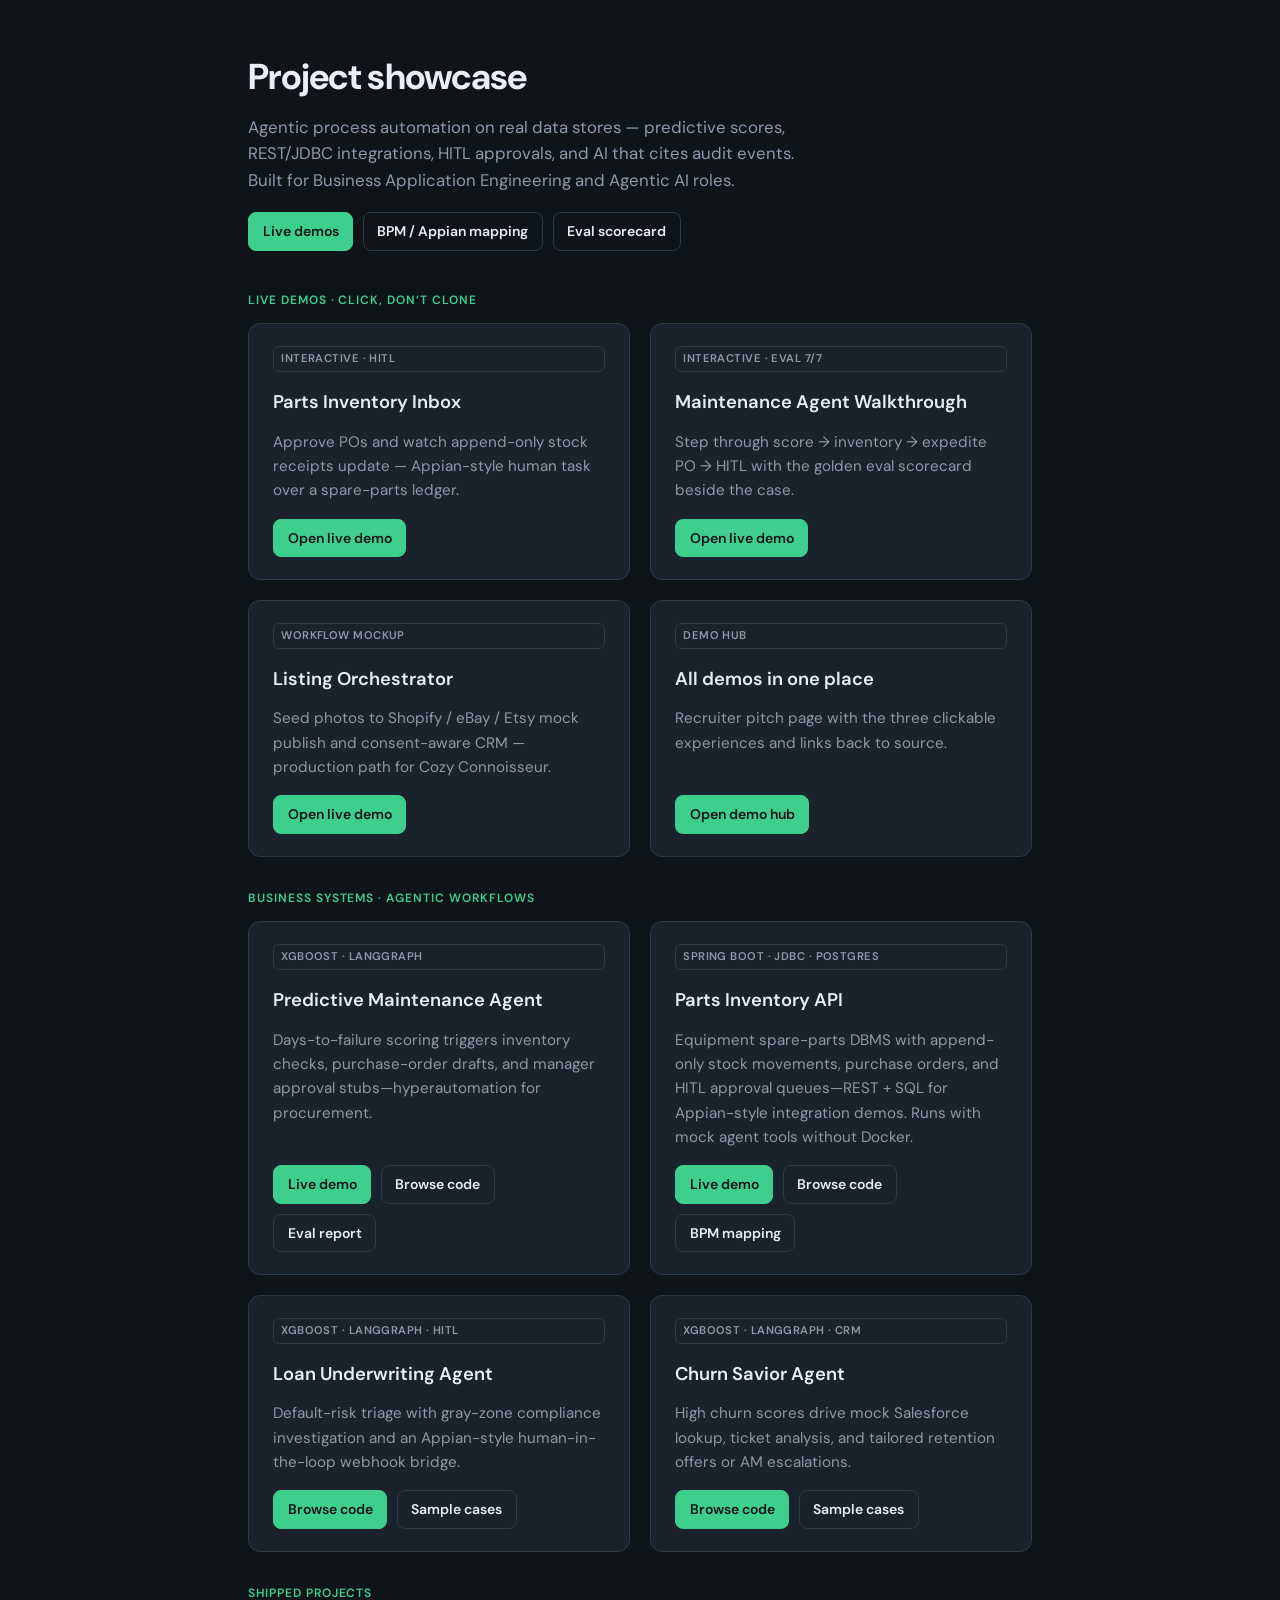
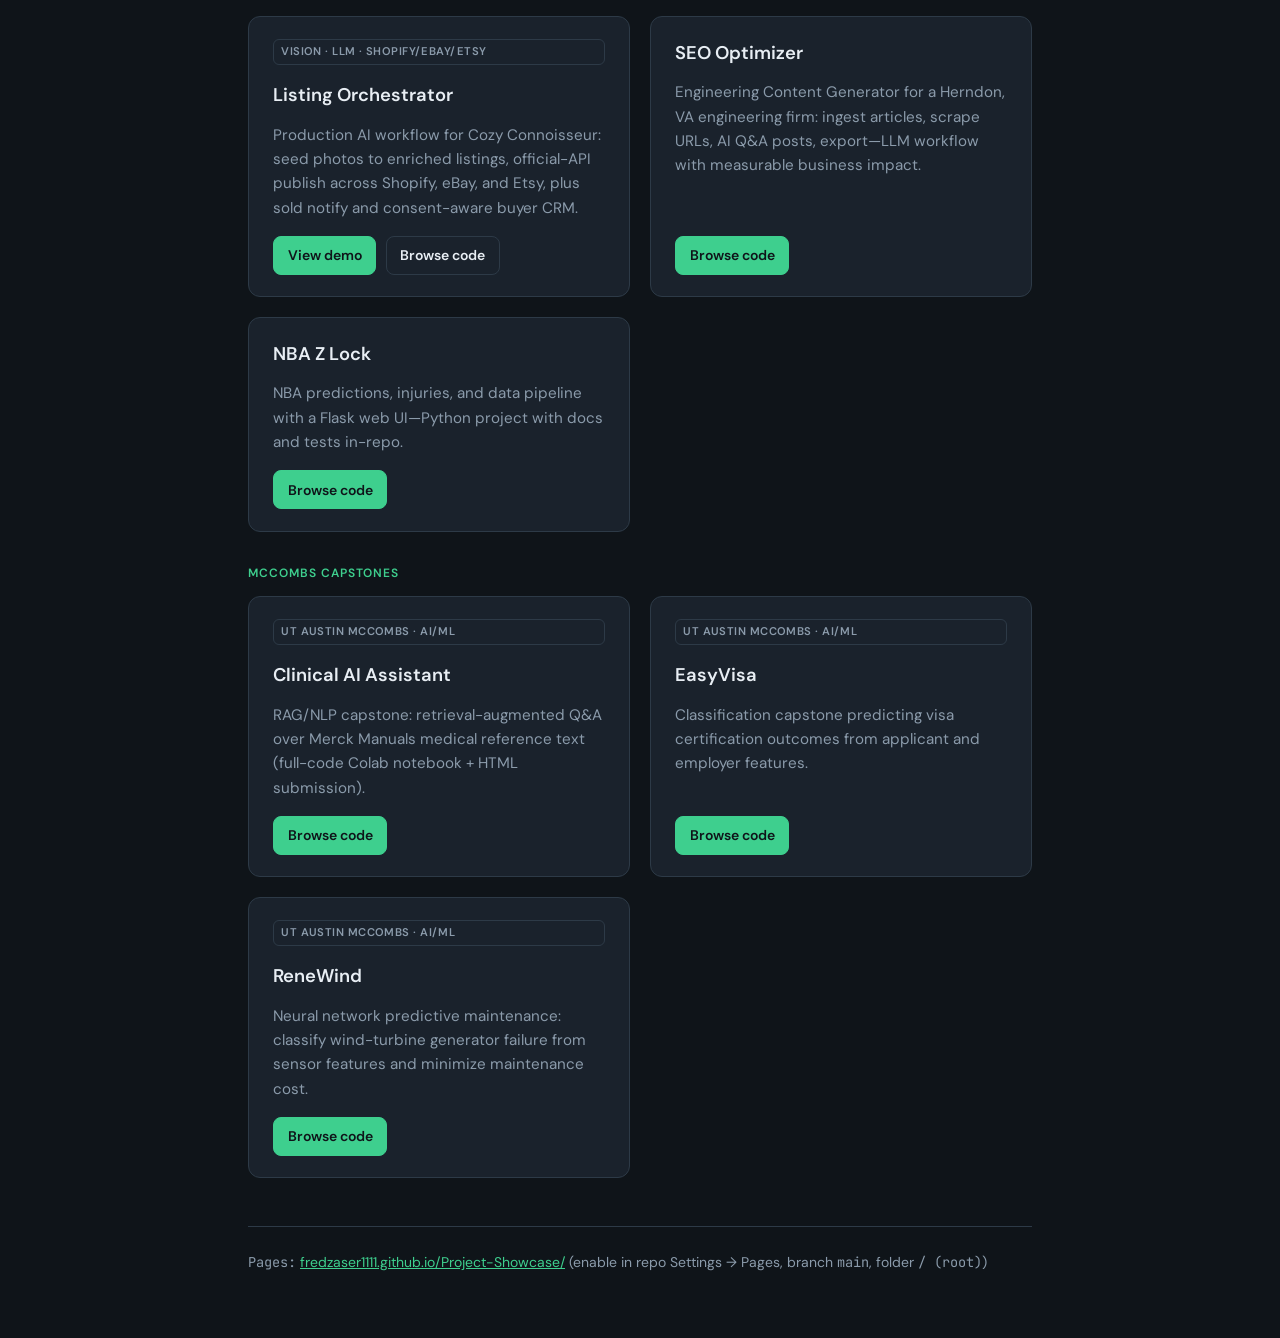
<file: index.html>
<!DOCTYPE html>
<html lang="en">
<head>
  <meta charset="utf-8" />
  <meta name="viewport" content="width=device-width, initial-scale=1" />
  <title>Project showcase</title>
  <meta name="description" content="Live demos: parts inventory HITL, predictive maintenance agent walkthrough, listing orchestrator. Agentic process automation for Business Application Engineering roles." />
  <link rel="preconnect" href="https://fonts.googleapis.com" />
  <link rel="preconnect" href="https://fonts.gstatic.com" crossorigin />
  <link href="https://fonts.googleapis.com/css2?family=DM+Sans:ital,opsz,wght@0,9..40,400;0,9..40,600;0,9..40,700;1,9..40,400&family=JetBrains+Mono:wght@400;500&display=swap" rel="stylesheet" />
  <style>
    :root {
      --bg: #0f1419;
      --surface: #1a222c;
      --border: #2d3a47;
      --text: #e8eef4;
      --muted: #8b9bab;
      --accent: #3ecf8e;
      --accent-dim: #2a9d6c;
    }
    * { box-sizing: border-box; }
    body {
      margin: 0;
      min-height: 100vh;
      font-family: "DM Sans", system-ui, sans-serif;
      background: var(--bg);
      color: var(--text);
      line-height: 1.6;
    }
    .wrap {
      max-width: 52rem;
      margin: 0 auto;
      padding: 3rem 1.5rem 4rem;
    }
    header { margin-bottom: 2.5rem; }
    h1 {
      font-size: clamp(1.75rem, 4vw, 2.25rem);
      font-weight: 700;
      letter-spacing: -0.02em;
      margin: 0 0 0.5rem;
    }
    .lede {
      color: var(--muted);
      font-size: 1.05rem;
      max-width: 36rem;
      margin: 0;
    }
    .mono {
      font-family: "JetBrains Mono", ui-monospace, monospace;
      font-size: 0.85rem;
    }
    .grid {
      display: grid;
      gap: 1.25rem;
    }
    @media (min-width: 640px) {
      .grid { grid-template-columns: repeat(2, 1fr); }
    }
    article {
      background: var(--surface);
      border: 1px solid var(--border);
      border-radius: 12px;
      padding: 1.35rem 1.5rem;
      display: flex;
      flex-direction: column;
      gap: 0.75rem;
    }
    article h2 {
      font-size: 1.15rem;
      font-weight: 600;
      margin: 0;
    }
    article p {
      margin: 0;
      color: var(--muted);
      font-size: 0.95rem;
      flex: 1;
    }
    .links {
      display: flex;
      flex-wrap: wrap;
      gap: 0.6rem;
      margin-top: 0.25rem;
    }
    a.btn {
      display: inline-flex;
      align-items: center;
      padding: 0.45rem 0.85rem;
      border-radius: 8px;
      font-size: 0.875rem;
      font-weight: 600;
      text-decoration: none;
      border: 1px solid var(--border);
      color: var(--text);
      transition: border-color 0.15s, background 0.15s;
    }
    a.btn:hover {
      border-color: var(--accent-dim);
      background: rgba(62, 207, 142, 0.08);
    }
    a.btn.primary {
      background: var(--accent);
      color: var(--bg);
      border-color: var(--accent);
    }
    a.btn.primary:hover {
      background: var(--accent-dim);
      border-color: var(--accent-dim);
    }
    .section-label {
      font-size: 0.75rem;
      font-weight: 600;
      letter-spacing: 0.08em;
      text-transform: uppercase;
      color: var(--accent);
      margin: 2rem 0 0.85rem;
    }
    .section-label:first-of-type { margin-top: 0; }
    article.in-progress {
      border-style: dashed;
      opacity: 0.92;
    }
    article.in-progress h2::after {
      content: " · In progress";
      font-size: 0.8rem;
      font-weight: 500;
      color: var(--muted);
    }
    .badge {
      display: inline-block;
      font-size: 0.7rem;
      font-weight: 600;
      letter-spacing: 0.04em;
      text-transform: uppercase;
      color: var(--muted);
      border: 1px solid var(--border);
      border-radius: 6px;
      padding: 0.2rem 0.45rem;
      margin-bottom: 0.25rem;
    }
    footer {
      margin-top: 3rem;
      padding-top: 1.5rem;
      border-top: 1px solid var(--border);
      color: var(--muted);
      font-size: 0.875rem;
    }
  </style>
</head>
<body>
  <div class="wrap">
    <header>
      <h1>Project showcase</h1>
      <p class="lede">Agentic process automation on real data stores — predictive scores, REST/JDBC integrations, HITL approvals, and AI that cites audit events. Built for Business Application Engineering and Agentic AI roles.</p>
      <div class="links" style="margin-top:1.1rem;">
        <a class="btn primary" href="demos/">Live demos</a>
        <a class="btn" href="https://github.com/FredZaser1111/Project-Showcase/blob/main/projects/BPM_APPIAN_MAPPING.md">BPM / Appian mapping</a>
        <a class="btn" href="https://github.com/FredZaser1111/Project-Showcase/blob/main/projects/automated-workflows/predictive-maintenance-agent/outputs/eval_report.json">Eval scorecard</a>
      </div>
    </header>

    <p class="section-label">Live demos · click, don’t clone</p>
    <div class="grid">
      <article>
        <span class="badge">Interactive · HITL</span>
        <h2>Parts Inventory Inbox</h2>
        <p>Approve POs and watch append-only stock receipts update — Appian-style human task over a spare-parts ledger.</p>
        <div class="links">
          <a class="btn primary" href="projects/parts-inventory-api/demo/">Open live demo</a>
        </div>
      </article>
      <article>
        <span class="badge">Interactive · Eval 7/7</span>
        <h2>Maintenance Agent Walkthrough</h2>
        <p>Step through score → inventory → expedite PO → HITL with the golden eval scorecard beside the case.</p>
        <div class="links">
          <a class="btn primary" href="projects/automated-workflows/demo/">Open live demo</a>
        </div>
      </article>
      <article>
        <span class="badge">Workflow mockup</span>
        <h2>Listing Orchestrator</h2>
        <p>Seed photos to Shopify / eBay / Etsy mock publish and consent-aware CRM — production path for Cozy Connoisseur.</p>
        <div class="links">
          <a class="btn primary" href="projects/listing-orchestrator/demo/">Open live demo</a>
        </div>
      </article>
      <article>
        <span class="badge">Demo hub</span>
        <h2>All demos in one place</h2>
        <p>Recruiter pitch page with the three clickable experiences and links back to source.</p>
        <div class="links">
          <a class="btn primary" href="demos/">Open demo hub</a>
        </div>
      </article>
    </div>

    <p class="section-label">Business systems · Agentic workflows</p>
    <div class="grid">
      <article>
        <span class="badge">XGBoost · LangGraph</span>
        <h2>Predictive Maintenance Agent</h2>
        <p>Days-to-failure scoring triggers inventory checks, purchase-order drafts, and manager approval stubs—hyperautomation for procurement.</p>
        <div class="links">
          <a class="btn primary" href="projects/automated-workflows/demo/">Live demo</a>
          <a class="btn" href="https://github.com/FredZaser1111/Project-Showcase/tree/main/projects/automated-workflows/predictive-maintenance-agent">Browse code</a>
          <a class="btn" href="https://github.com/FredZaser1111/Project-Showcase/blob/main/projects/automated-workflows/predictive-maintenance-agent/outputs/eval_report.json">Eval report</a>
        </div>
      </article>

      <article>
        <span class="badge">Spring Boot · JDBC · Postgres</span>
        <h2>Parts Inventory API</h2>
        <p>Equipment spare-parts DBMS with append-only stock movements, purchase orders, and HITL approval queues—REST + SQL for Appian-style integration demos. Runs with mock agent tools without Docker.</p>
        <div class="links">
          <a class="btn primary" href="projects/parts-inventory-api/demo/">Live demo</a>
          <a class="btn" href="https://github.com/FredZaser1111/Project-Showcase/tree/main/projects/parts-inventory-api">Browse code</a>
          <a class="btn" href="https://github.com/FredZaser1111/Project-Showcase/blob/main/projects/BPM_APPIAN_MAPPING.md">BPM mapping</a>
        </div>
      </article>

      <article>
        <span class="badge">XGBoost · LangGraph · HITL</span>
        <h2>Loan Underwriting Agent</h2>
        <p>Default-risk triage with gray-zone compliance investigation and an Appian-style human-in-the-loop webhook bridge.</p>
        <div class="links">
          <a class="btn primary" href="https://github.com/FredZaser1111/Project-Showcase/tree/main/projects/automated-workflows/loan-underwriting-agent">Browse code</a>
          <a class="btn" href="https://github.com/FredZaser1111/Project-Showcase/blob/main/projects/automated-workflows/loan-underwriting-agent/outputs/loan_cases.json">Sample cases</a>
        </div>
      </article>

      <article>
        <span class="badge">XGBoost · LangGraph · CRM</span>
        <h2>Churn Savior Agent</h2>
        <p>High churn scores drive mock Salesforce lookup, ticket analysis, and tailored retention offers or AM escalations.</p>
        <div class="links">
          <a class="btn primary" href="https://github.com/FredZaser1111/Project-Showcase/tree/main/projects/automated-workflows/churn-savior-agent">Browse code</a>
          <a class="btn" href="https://github.com/FredZaser1111/Project-Showcase/blob/main/projects/automated-workflows/churn-savior-agent/outputs/churn_cases.json">Sample cases</a>
        </div>
      </article>
    </div>

    <p class="section-label">Shipped projects</p>
    <div class="grid">
      <article>
        <span class="badge">Vision · LLM · Shopify/eBay/Etsy</span>
        <h2>Listing Orchestrator</h2>
        <p>Production AI workflow for Cozy Connoisseur: seed photos to enriched listings, official-API publish across Shopify, eBay, and Etsy, plus sold notify and consent-aware buyer CRM.</p>
        <div class="links">
          <a class="btn primary" href="https://fredzaser1111.github.io/Project-Showcase/projects/listing-orchestrator/demo/">View demo</a>
          <a class="btn" href="https://github.com/FredZaser1111/Project-Showcase/tree/main/projects/listing-orchestrator">Browse code</a>
        </div>
      </article>

      <article>
        <h2>SEO Optimizer</h2>
        <p>Engineering Content Generator for a Herndon, VA engineering firm: ingest articles, scrape URLs, AI Q&amp;A posts, export—LLM workflow with measurable business impact.</p>
        <div class="links">
          <a class="btn primary" href="https://github.com/FredZaser1111/Project-Showcase/tree/main/projects/seo-optimizer">Browse code</a>
        </div>
      </article>

      <article>
        <h2>NBA Z Lock</h2>
        <p>NBA predictions, injuries, and data pipeline with a Flask web UI—Python project with docs and tests in-repo.</p>
        <div class="links">
          <a class="btn primary" href="https://github.com/FredZaser1111/Project-Showcase/tree/main/projects/nba-z-lock">Browse code</a>
        </div>
      </article>
    </div>

    <p class="section-label">McCombs capstones</p>
    <div class="grid">
      <article>
        <span class="badge">UT Austin McCombs · AI/ML</span>
        <h2>Clinical AI Assistant</h2>
        <p>RAG/NLP capstone: retrieval-augmented Q&amp;A over Merck Manuals medical reference text (full-code Colab notebook + HTML submission).</p>
        <div class="links">
          <a class="btn primary" href="https://github.com/FredZaser1111/Project-Showcase/tree/main/projects/capstones/clinical-ai-assistant">Browse code</a>
        </div>
      </article>

      <article>
        <span class="badge">UT Austin McCombs · AI/ML</span>
        <h2>EasyVisa</h2>
        <p>Classification capstone predicting visa certification outcomes from applicant and employer features.</p>
        <div class="links">
          <a class="btn primary" href="https://github.com/FredZaser1111/Project-Showcase/tree/main/projects/capstones/easyvisa">Browse code</a>
        </div>
      </article>

      <article>
        <span class="badge">UT Austin McCombs · AI/ML</span>
        <h2>ReneWind</h2>
        <p>Neural network predictive maintenance: classify wind-turbine generator failure from sensor features and minimize maintenance cost.</p>
        <div class="links">
          <a class="btn primary" href="https://github.com/FredZaser1111/Project-Showcase/tree/main/projects/capstones/renewind">Browse code</a>
        </div>
      </article>
    </div>

    <footer>
      <span class="mono">Pages:</span>
      <a href="https://fredzaser1111.github.io/Project-Showcase/" style="color: var(--accent);">fredzaser1111.github.io/Project-Showcase/</a>
      (enable in repo Settings → Pages, branch <span class="mono">main</span>, folder <span class="mono">/ (root)</span>)
    </footer>
  </div>
</body>
</html>
</file>
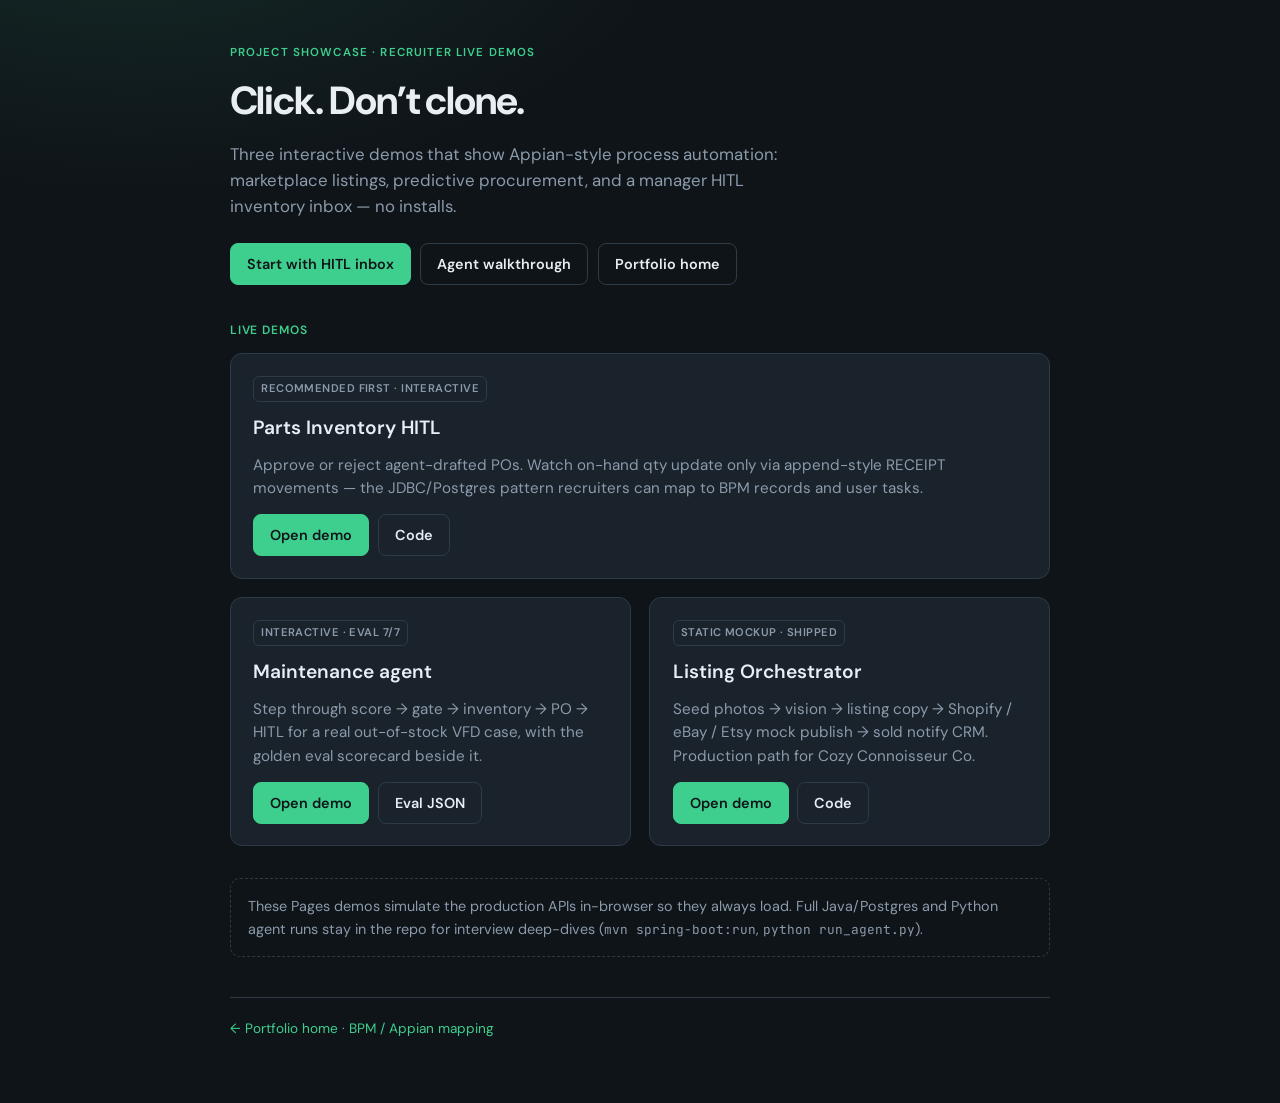
<file: demos/index.html>
<!DOCTYPE html>
<html lang="en">
<head>
  <meta charset="utf-8" />
  <meta name="viewport" content="width=device-width, initial-scale=1" />
  <title>Live demos — Project Showcase</title>
  <meta name="description" content="Recruiter live demos: listing orchestrator, predictive maintenance agent walkthrough, and parts inventory HITL inbox." />
  <link rel="preconnect" href="https://fonts.googleapis.com" />
  <link rel="preconnect" href="https://fonts.gstatic.com" crossorigin />
  <link href="https://fonts.googleapis.com/css2?family=DM+Sans:ital,opsz,wght@0,9..40,400;0,9..40,600;0,9..40,700;1,9..40,400&family=JetBrains+Mono:wght@400;500&display=swap" rel="stylesheet" />
  <style>
    :root {
      --bg: #0f1419; --surface: #1a222c; --border: #2d3a47;
      --text: #e8eef4; --muted: #8b9bab; --accent: #3ecf8e; --accent-dim: #2a9d6c;
    }
    * { box-sizing: border-box; }
    body {
      margin: 0; min-height: 100vh; font-family: "DM Sans", system-ui, sans-serif;
      background:
        radial-gradient(ellipse 80% 50% at 10% -10%, rgba(62, 207, 142, 0.12), transparent 55%),
        var(--bg);
      color: var(--text); line-height: 1.55;
    }
    .wrap { max-width: 54rem; margin: 0 auto; padding: 2.75rem 1.35rem 4rem; }
    a { color: var(--accent); text-decoration: none; }
    a:hover { text-decoration: underline; }
    .eyebrow {
      font-size: 0.72rem; font-weight: 600; letter-spacing: 0.1em; text-transform: uppercase;
      color: var(--accent); margin: 0 0 0.6rem;
    }
    h1 {
      font-size: clamp(1.85rem, 4.5vw, 2.45rem); font-weight: 700; letter-spacing: -0.03em;
      margin: 0 0 0.55rem; max-width: 18ch;
    }
    .lede { color: var(--muted); font-size: 1.05rem; max-width: 36rem; margin: 0 0 1.5rem; }
    .cta { display: flex; flex-wrap: wrap; gap: 0.6rem; margin-bottom: 2.25rem; }
    .btn {
      display: inline-flex; align-items: center; padding: 0.55rem 1rem; border-radius: 8px;
      font-size: 0.9rem; font-weight: 600; border: 1px solid var(--border); color: var(--text);
      text-decoration: none; transition: border-color 0.15s, background 0.15s;
    }
    .btn:hover { border-color: var(--accent-dim); background: rgba(62, 207, 142, 0.08); text-decoration: none; }
    .btn.primary { background: var(--accent); color: var(--bg); border-color: var(--accent); }
    .btn.primary:hover { background: var(--accent-dim); border-color: var(--accent-dim); }
    .section-label {
      font-size: 0.75rem; font-weight: 600; letter-spacing: 0.08em; text-transform: uppercase;
      color: var(--accent); margin: 0 0 0.85rem;
    }
    .grid { display: grid; gap: 1.15rem; }
    @media (min-width: 700px) { .grid { grid-template-columns: 1fr 1fr; } }
    .grid .span2 { grid-column: 1 / -1; }
    article {
      background: var(--surface); border: 1px solid var(--border); border-radius: 12px;
      padding: 1.35rem 1.4rem; display: flex; flex-direction: column; gap: 0.7rem;
      transition: border-color 0.2s, transform 0.2s;
    }
    article:hover { border-color: var(--accent-dim); transform: translateY(-2px); }
    .badge {
      display: inline-block; font-size: 0.7rem; font-weight: 600; letter-spacing: 0.04em;
      text-transform: uppercase; color: var(--muted); border: 1px solid var(--border);
      border-radius: 6px; padding: 0.2rem 0.45rem; width: fit-content;
    }
    article h2 { font-size: 1.2rem; font-weight: 600; margin: 0; }
    article p { margin: 0; color: var(--muted); font-size: 0.95rem; flex: 1; }
    .links { display: flex; flex-wrap: wrap; gap: 0.55rem; margin-top: 0.15rem; }
    .note {
      margin-top: 2rem; padding: 1rem 1.1rem; border: 1px dashed var(--border); border-radius: 10px;
      color: var(--muted); font-size: 0.9rem;
    }
    footer { margin-top: 2.5rem; padding-top: 1.25rem; border-top: 1px solid var(--border); color: var(--muted); font-size: 0.85rem; }
    .mono { font-family: "JetBrains Mono", ui-monospace, monospace; font-size: 0.8rem; }
  </style>
</head>
<body>
  <div class="wrap">
    <p class="eyebrow">Project Showcase · recruiter live demos</p>
    <h1>Click. Don’t clone.</h1>
    <p class="lede">Three interactive demos that show Appian-style process automation: marketplace listings, predictive procurement, and a manager HITL inventory inbox — no installs.</p>
    <div class="cta">
      <a class="btn primary" href="../projects/parts-inventory-api/demo/">Start with HITL inbox</a>
      <a class="btn" href="../projects/automated-workflows/demo/">Agent walkthrough</a>
      <a class="btn" href="../">Portfolio home</a>
    </div>

    <p class="section-label">Live demos</p>
    <div class="grid">
      <article class="span2">
        <span class="badge">Recommended first · Interactive</span>
        <h2>Parts Inventory HITL</h2>
        <p>Approve or reject agent-drafted POs. Watch on-hand qty update only via append-style RECEIPT movements — the JDBC/Postgres pattern recruiters can map to BPM records and user tasks.</p>
        <div class="links">
          <a class="btn primary" href="../projects/parts-inventory-api/demo/">Open demo</a>
          <a class="btn" href="https://github.com/FredZaser1111/Project-Showcase/tree/main/projects/parts-inventory-api">Code</a>
        </div>
      </article>
      <article>
        <span class="badge">Interactive · Eval 7/7</span>
        <h2>Maintenance agent</h2>
        <p>Step through score → gate → inventory → PO → HITL for a real out-of-stock VFD case, with the golden eval scorecard beside it.</p>
        <div class="links">
          <a class="btn primary" href="../projects/automated-workflows/demo/">Open demo</a>
          <a class="btn" href="https://github.com/FredZaser1111/Project-Showcase/blob/main/projects/automated-workflows/predictive-maintenance-agent/outputs/eval_report.json">Eval JSON</a>
        </div>
      </article>
      <article>
        <span class="badge">Static mockup · Shipped</span>
        <h2>Listing Orchestrator</h2>
        <p>Seed photos → vision → listing copy → Shopify / eBay / Etsy mock publish → sold notify CRM. Production path for Cozy Connoisseur Co.</p>
        <div class="links">
          <a class="btn primary" href="../projects/listing-orchestrator/demo/">Open demo</a>
          <a class="btn" href="https://github.com/FredZaser1111/Project-Showcase/tree/main/projects/listing-orchestrator">Code</a>
        </div>
      </article>
    </div>

    <div class="note">
      These Pages demos simulate the production APIs in-browser so they always load.
      Full Java/Postgres and Python agent runs stay in the repo for interview deep-dives
      (<span class="mono">mvn spring-boot:run</span>, <span class="mono">python run_agent.py</span>).
    </div>

    <footer>
      <a href="../">← Portfolio home</a>
      ·
      <a href="https://github.com/FredZaser1111/Project-Showcase/blob/main/projects/BPM_APPIAN_MAPPING.md">BPM / Appian mapping</a>
    </footer>
  </div>
</body>
</html>
</file>
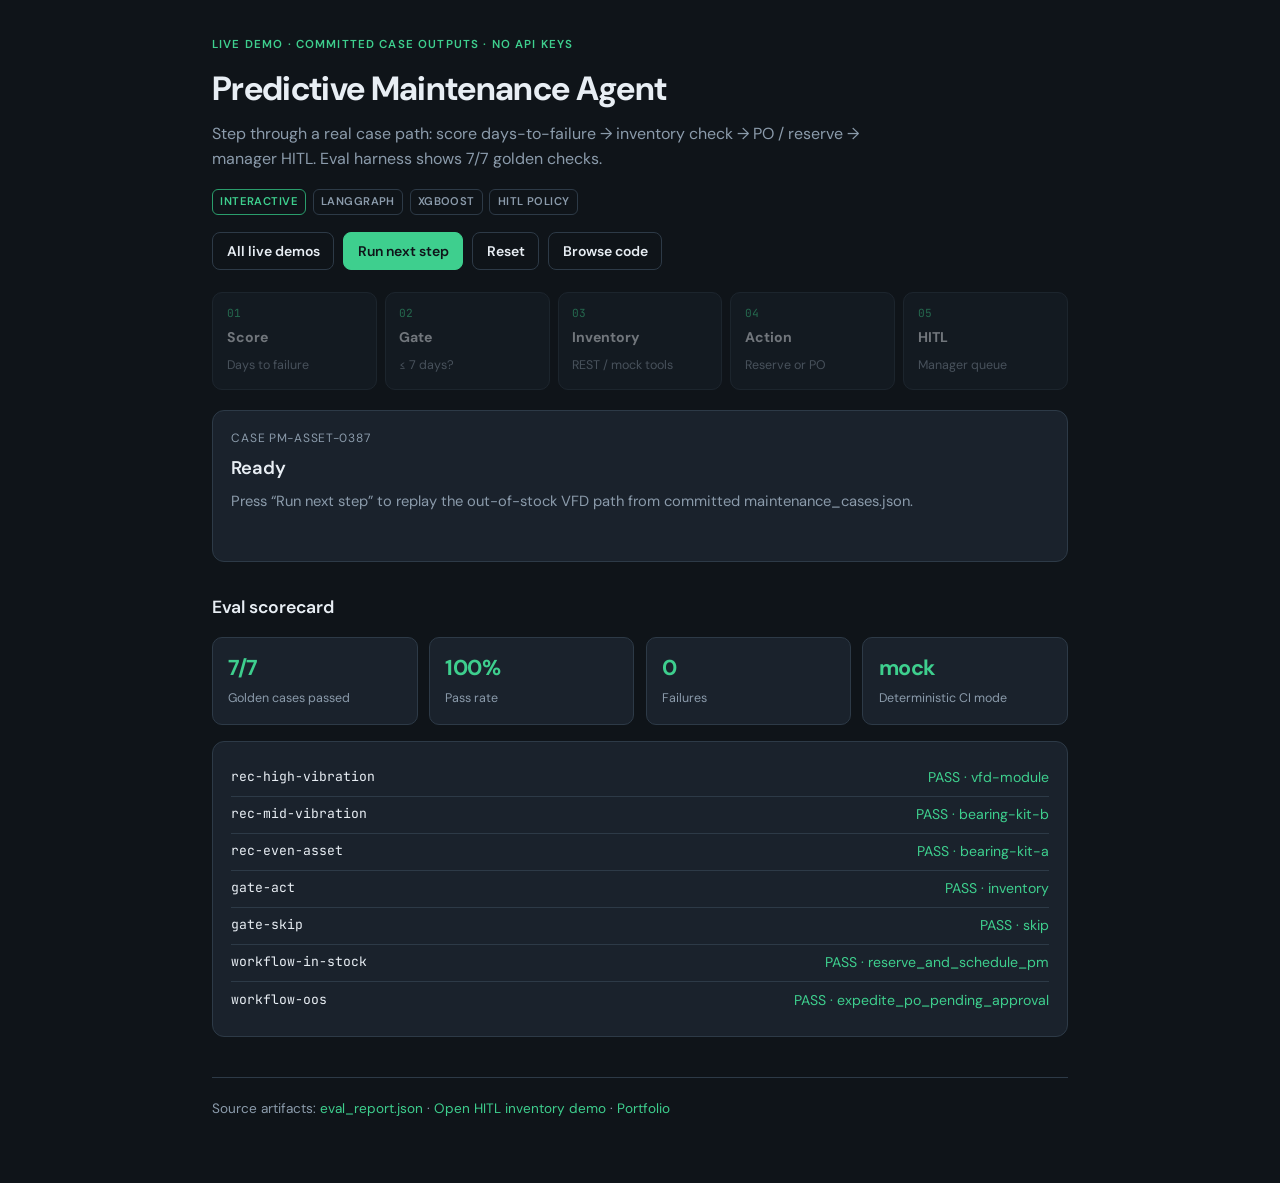
<file: projects/automated-workflows/demo/index.html>
<!DOCTYPE html>
<html lang="en">
<head>
  <meta charset="utf-8" />
  <meta name="viewport" content="width=device-width, initial-scale=1" />
  <title>Predictive Maintenance — agent live demo</title>
  <meta name="description" content="Interactive walkthrough: score asset, check inventory, reserve or expedite PO, HITL — with eval scorecard." />
  <link rel="preconnect" href="https://fonts.googleapis.com" />
  <link rel="preconnect" href="https://fonts.gstatic.com" crossorigin />
  <link href="https://fonts.googleapis.com/css2?family=DM+Sans:ital,opsz,wght@0,9..40,400;0,9..40,600;0,9..40,700;1,9..40,400&family=JetBrains+Mono:wght@400;500&display=swap" rel="stylesheet" />
  <style>
    :root {
      --bg: #0f1419; --surface: #1a222c; --surface-2: #222c38; --border: #2d3a47;
      --text: #e8eef4; --muted: #8b9bab; --accent: #3ecf8e; --accent-dim: #2a9d6c;
      --warn: #e6b84d; --danger: #e57373;
    }
    * { box-sizing: border-box; }
    body {
      margin: 0; min-height: 100vh; font-family: "DM Sans", system-ui, sans-serif;
      background: var(--bg); color: var(--text); line-height: 1.55;
    }
    .wrap { max-width: 56rem; margin: 0 auto; padding: 2.25rem 1.25rem 4rem; }
    a { color: var(--accent); text-decoration: none; }
    a:hover { text-decoration: underline; }
    .mono { font-family: "JetBrains Mono", ui-monospace, monospace; font-size: 0.82rem; }
    .eyebrow {
      font-size: 0.72rem; font-weight: 600; letter-spacing: 0.1em; text-transform: uppercase;
      color: var(--accent); margin: 0 0 0.55rem;
    }
    h1 { font-size: clamp(1.65rem, 4vw, 2.1rem); font-weight: 700; letter-spacing: -0.02em; margin: 0 0 0.45rem; }
    h2 { font-size: 1.1rem; margin: 2rem 0 0.75rem; font-weight: 600; }
    .lede { color: var(--muted); max-width: 42rem; margin: 0 0 1.1rem; }
    .nav { display: flex; flex-wrap: wrap; gap: 0.55rem; margin: 1rem 0 1.35rem; }
    .btn {
      display: inline-flex; align-items: center; padding: 0.45rem 0.85rem; border-radius: 8px;
      font-size: 0.875rem; font-weight: 600; border: 1px solid var(--border); color: var(--text);
      background: transparent; cursor: pointer; font-family: inherit; text-decoration: none;
    }
    .btn:hover { border-color: var(--accent-dim); background: rgba(62, 207, 142, 0.08); text-decoration: none; }
    .btn.primary { background: var(--accent); color: var(--bg); border-color: var(--accent); }
    .btn:disabled { opacity: 0.4; cursor: not-allowed; }
    .pills { display: flex; flex-wrap: wrap; gap: 0.4rem; margin-bottom: 1.1rem; }
    .pill {
      font-size: 0.7rem; font-weight: 600; letter-spacing: 0.04em; text-transform: uppercase;
      border: 1px solid var(--border); border-radius: 6px; padding: 0.2rem 0.45rem; color: var(--muted);
    }
    .pill.on { color: var(--accent); border-color: var(--accent-dim); }
    .flow { display: grid; gap: 0.5rem; margin: 0.5rem 0 1.25rem; }
    @media (min-width: 720px) { .flow { grid-template-columns: repeat(5, 1fr); } }
    .step {
      background: var(--surface); border: 1px solid var(--border); border-radius: 10px; padding: 0.75rem 0.85rem;
      opacity: 0.45; transition: opacity 0.25s, border-color 0.25s, transform 0.25s;
    }
    .step.on { opacity: 1; border-color: var(--accent-dim); transform: translateY(-2px); }
    .step.done { opacity: 0.85; }
    .step .n { color: var(--accent); font-family: "JetBrains Mono", monospace; font-size: 0.7rem; display: block; margin-bottom: 0.3rem; }
    .step strong { display: block; font-size: 0.88rem; margin-bottom: 0.2rem; }
    .step span { color: var(--muted); font-size: 0.78rem; }
    .panel {
      background: var(--surface); border: 1px solid var(--border); border-radius: 12px; padding: 1.1rem 1.15rem;
      min-height: 9.5rem;
    }
    .panel .label { color: var(--muted); font-size: 0.75rem; text-transform: uppercase; letter-spacing: 0.06em; margin-bottom: 0.45rem; }
    .panel .title { font-size: 1.15rem; font-weight: 600; margin: 0 0 0.45rem; }
    .panel .body { color: var(--muted); font-size: 0.92rem; white-space: pre-wrap; }
    .stats { display: grid; gap: 0.7rem; grid-template-columns: repeat(2, 1fr); margin: 1rem 0; }
    @media (min-width: 640px) { .stats { grid-template-columns: repeat(4, 1fr); } }
    .stat {
      background: var(--surface); border: 1px solid var(--border); border-radius: 10px; padding: 0.85rem 0.95rem;
    }
    .stat b { display: block; font-size: 1.35rem; color: var(--accent); letter-spacing: -0.02em; }
    .stat em { font-style: normal; color: var(--muted); font-size: 0.78rem; }
    .eval-row {
      display: flex; justify-content: space-between; gap: 0.75rem; padding: 0.45rem 0;
      border-bottom: 1px solid var(--border); font-size: 0.88rem;
    }
    .eval-row:last-child { border-bottom: 0; }
    .pass { color: var(--accent); }
    footer { margin-top: 2.5rem; padding-top: 1.25rem; border-top: 1px solid var(--border); color: var(--muted); font-size: 0.85rem; }
  </style>
</head>
<body>
  <div class="wrap">
    <p class="eyebrow">Live demo · committed case outputs · no API keys</p>
    <h1>Predictive Maintenance Agent</h1>
    <p class="lede">Step through a real case path: score days-to-failure → inventory check → PO / reserve → manager HITL. Eval harness shows 7/7 golden checks.</p>
    <div class="pills">
      <span class="pill on">Interactive</span>
      <span class="pill">LangGraph</span>
      <span class="pill">XGBoost</span>
      <span class="pill">HITL policy</span>
    </div>
    <div class="nav">
      <a class="btn" href="../../../demos/">All live demos</a>
      <button class="btn primary" type="button" id="nextBtn">Run next step</button>
      <button class="btn" type="button" id="resetBtn">Reset</button>
      <a class="btn" href="https://github.com/FredZaser1111/Project-Showcase/tree/main/projects/automated-workflows/predictive-maintenance-agent">Browse code</a>
    </div>

    <div class="flow" id="flow">
      <div class="step" data-i="0"><span class="n">01</span><strong>Score</strong><span>Days to failure</span></div>
      <div class="step" data-i="1"><span class="n">02</span><strong>Gate</strong><span>≤ 7 days?</span></div>
      <div class="step" data-i="2"><span class="n">03</span><strong>Inventory</strong><span>REST / mock tools</span></div>
      <div class="step" data-i="3"><span class="n">04</span><strong>Action</strong><span>Reserve or PO</span></div>
      <div class="step" data-i="4"><span class="n">05</span><strong>HITL</strong><span>Manager queue</span></div>
    </div>

    <div class="panel" id="stage">
      <div class="label">Case PM-ASSET-0387</div>
      <div class="title">Ready</div>
      <div class="body">Press “Run next step” to replay the out-of-stock VFD path from committed maintenance_cases.json.</div>
    </div>

    <h2>Eval scorecard</h2>
    <div class="stats">
      <div class="stat"><b>7/7</b><em>Golden cases passed</em></div>
      <div class="stat"><b>100%</b><em>Pass rate</em></div>
      <div class="stat"><b>0</b><em>Failures</em></div>
      <div class="stat"><b>mock</b><em>Deterministic CI mode</em></div>
    </div>
    <div class="panel" id="evalList"></div>

    <footer>
      Source artifacts:
      <a href="https://github.com/FredZaser1111/Project-Showcase/blob/main/projects/automated-workflows/predictive-maintenance-agent/outputs/eval_report.json">eval_report.json</a>
      ·
      <a href="../../parts-inventory-api/demo/">Open HITL inventory demo</a>
      ·
      <a href="../../../">Portfolio</a>
    </footer>
  </div>
  <script>
    const STEPS = [
      {
        title: "Score asset",
        body: "XGBoost predicts days_to_failure = 1.84 for ASSET-0387 (vibration_rms 7.634). Case id PM-ASSET-0387.",
      },
      {
        title: "Threshold gate",
        body: "1.84 ≤ FAILURE_DAYS_THRESHOLD (7) → activate procurement path. Healthy assets would skip to monitor_only.",
      },
      {
        title: "Inventory check",
        body: "recommend_part → vfd-module (VFD-900). qty=0, unit_cost=$2400, supplier Helix Parts Co → in_stock=false.",
      },
      {
        title: "Append workflow",
        body: "reserve_or_order drafts PO and appends purchase_orders + approval_queue (APPR-1001). Decision: expedite_po_pending_approval.",
      },
      {
        title: "HITL required",
        body: "Manager sees the PO in the approval inbox. Approve → RECEIPT movement; reject → close without stock change. Policy also forces HITL when unit_cost ≥ $1000.",
      },
    ];

    const EVAL = [
      ["rec-high-vibration", "vfd-module"],
      ["rec-mid-vibration", "bearing-kit-b"],
      ["rec-even-asset", "bearing-kit-a"],
      ["gate-act", "inventory"],
      ["gate-skip", "skip"],
      ["workflow-in-stock", "reserve_and_schedule_pm"],
      ["workflow-oos", "expedite_po_pending_approval"],
    ];

    let i = -1;
    const stage = document.getElementById("stage");
    const nextBtn = document.getElementById("nextBtn");
    const steps = [...document.querySelectorAll(".step")];

    document.getElementById("evalList").innerHTML = EVAL.map(([id, got]) =>
      `<div class="eval-row"><span class="mono">${id}</span><span class="pass">PASS · ${got}</span></div>`
    ).join("");

    function paint() {
      steps.forEach((el, idx) => {
        el.classList.toggle("on", idx === i);
        el.classList.toggle("done", idx < i);
      });
      if (i < 0) {
        stage.querySelector(".title").textContent = "Ready";
        stage.querySelector(".body").textContent = "Press “Run next step” to replay the out-of-stock VFD path from committed maintenance_cases.json.";
        nextBtn.textContent = "Run next step";
        nextBtn.disabled = false;
        return;
      }
      const s = STEPS[i];
      stage.querySelector(".title").textContent = s.title;
      stage.querySelector(".body").textContent = s.body;
      nextBtn.textContent = i >= STEPS.length - 1 ? "Finished — Reset to replay" : "Run next step";
      if (i >= STEPS.length - 1) nextBtn.disabled = true;
    }

    nextBtn.addEventListener("click", () => {
      if (i >= STEPS.length - 1) return;
      i += 1;
      paint();
    });
    document.getElementById("resetBtn").addEventListener("click", () => { i = -1; paint(); });
    paint();
  </script>
</body>
</html>
</file>
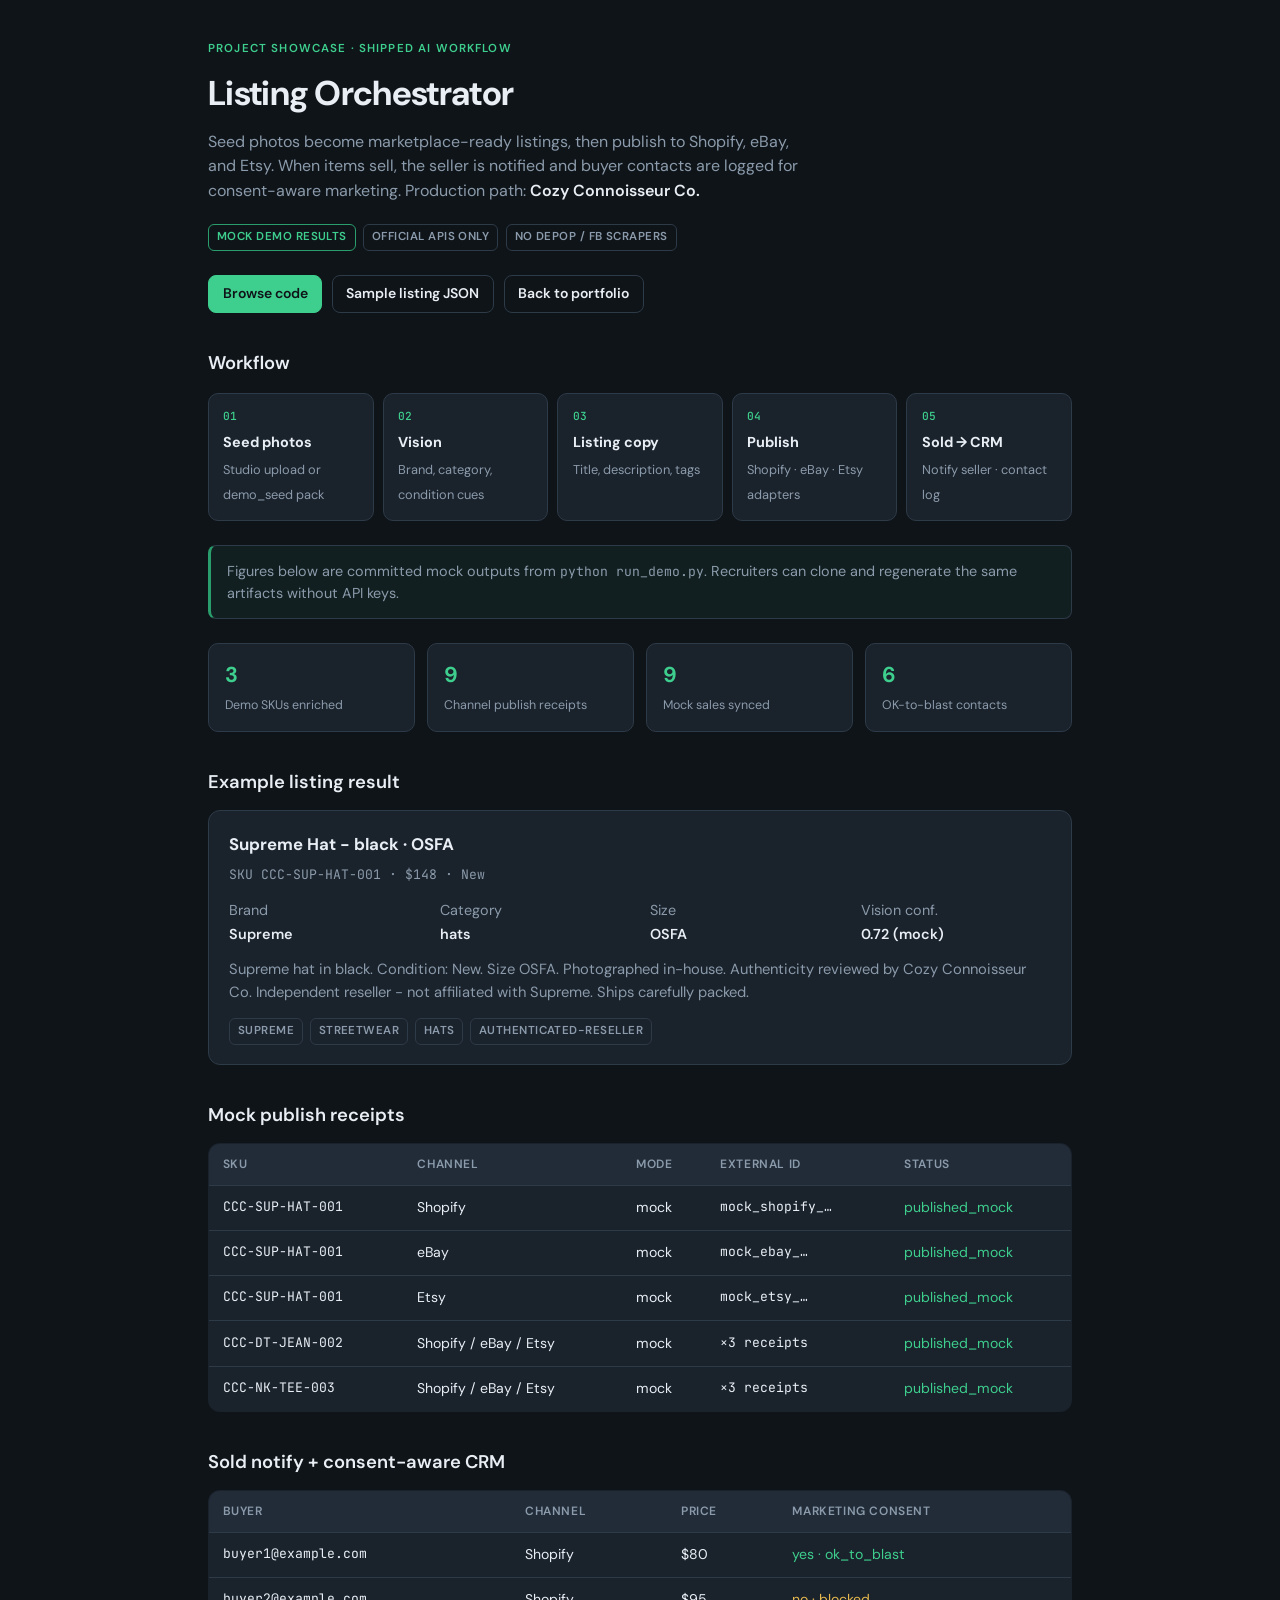
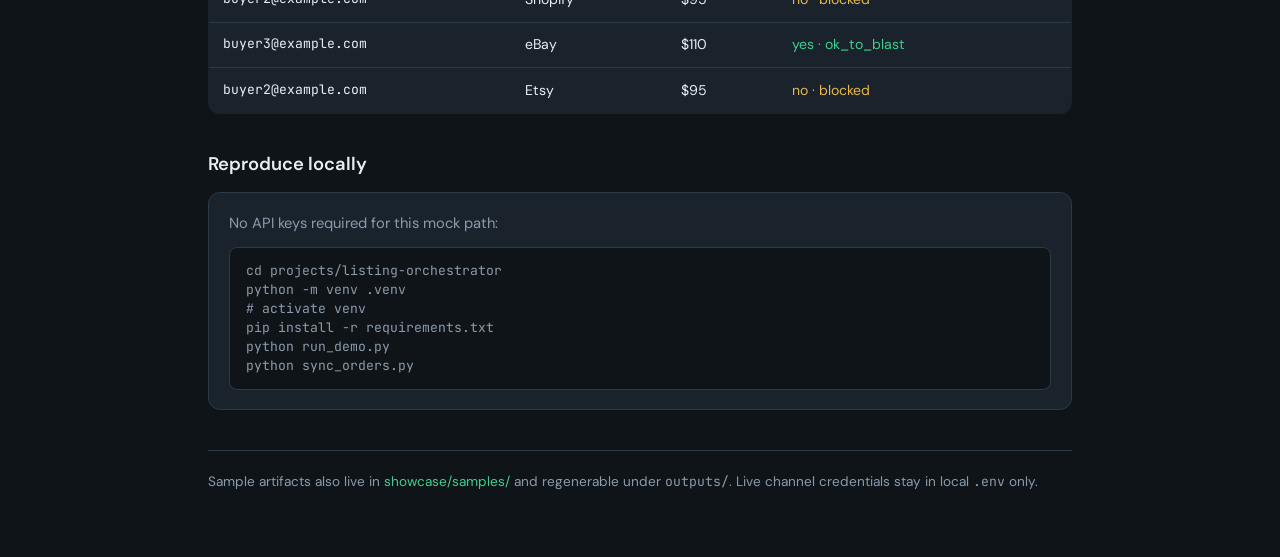
<file: projects/listing-orchestrator/demo/index.html>
<!DOCTYPE html>
<html lang="en">
<head>
  <meta charset="utf-8" />
  <meta name="viewport" content="width=device-width, initial-scale=1" />
  <title>Listing Orchestrator — workflow demo</title>
  <meta name="description" content="Mock workflow results: seed photos to Shopify, eBay, and Etsy listings with sold notify and consent-aware CRM." />
  <link rel="preconnect" href="https://fonts.googleapis.com" />
  <link rel="preconnect" href="https://fonts.gstatic.com" crossorigin />
  <link href="https://fonts.googleapis.com/css2?family=DM+Sans:ital,opsz,wght@0,9..40,400;0,9..40,600;0,9..40,700;1,9..40,400&family=JetBrains+Mono:wght@400;500&display=swap" rel="stylesheet" />
  <style>
    :root {
      --bg: #0f1419;
      --surface: #1a222c;
      --surface-2: #222c38;
      --border: #2d3a47;
      --text: #e8eef4;
      --muted: #8b9bab;
      --accent: #3ecf8e;
      --accent-dim: #2a9d6c;
      --warn: #e6b84d;
      --danger: #e57373;
    }
    * { box-sizing: border-0; }
    body {
      margin: 0;
      min-height: 100vh;
      font-family: "DM Sans", system-ui, sans-serif;
      background: var(--bg);
      color: var(--text);
      line-height: 1.55;
    }
    .wrap { max-width: 54rem; margin: 0 auto; padding: 2.5rem 1.35rem 4rem; }
    a { color: var(--accent); text-decoration: none; }
    a:hover { text-decoration: underline; }
    .mono { font-family: "JetBrains Mono", ui-monospace, monospace; font-size: 0.82rem; }
    .eyebrow {
      font-size: 0.72rem;
      font-weight: 600;
      letter-spacing: 0.1em;
      text-transform: uppercase;
      color: var(--accent);
      margin: 0 0 0.6rem;
    }
    h1 {
      font-size: clamp(1.7rem, 4vw, 2.15rem);
      font-weight: 700;
      letter-spacing: -0.02em;
      margin: 0 0 0.55rem;
    }
    h2 {
      font-size: 1.15rem;
      margin: 2.25rem 0 0.85rem;
      font-weight: 600;
    }
    .lede { color: var(--muted); max-width: 38rem; margin: 0 0 1.25rem; }
    .pills { display: flex; flex-wrap: wrap; gap: 0.45rem; margin-bottom: 1.5rem; }
    .pill {
      font-size: 0.72rem;
      font-weight: 600;
      letter-spacing: 0.04em;
      text-transform: uppercase;
      border: 1px solid var(--border);
      border-radius: 6px;
      padding: 0.22rem 0.5rem;
      color: var(--muted);
    }
    .pill.on { color: var(--accent); border-color: var(--accent-dim); }
    .flow {
      display: grid;
      gap: 0.55rem;
      margin: 1rem 0 1.5rem;
    }
    @media (min-width: 720px) {
      .flow {
        grid-template-columns: repeat(5, 1fr);
        align-items: stretch;
      }
    }
    .step {
      background: var(--surface);
      border: 1px solid var(--border);
      border-radius: 10px;
      padding: 0.85rem 0.9rem;
      position: relative;
    }
    .step strong { display: block; font-size: 0.9rem; margin-bottom: 0.25rem; }
    .step span { color: var(--muted); font-size: 0.8rem; }
    .step .n {
      color: var(--accent);
      font-family: "JetBrains Mono", monospace;
      font-size: 0.7rem;
      font-weight: 500;
      display: block;
      margin-bottom: 0.35rem;
    }
    .stats {
      display: grid;
      gap: 0.75rem;
      grid-template-columns: repeat(2, 1fr);
      margin: 1rem 0 1.5rem;
    }
    @media (min-width: 640px) { .stats { grid-template-columns: repeat(4, 1fr); } }
    .stat {
      background: var(--surface);
      border: 1px solid var(--border);
      border-radius: 10px;
      padding: 0.9rem 1rem;
    }
    .stat b {
      display: block;
      font-size: 1.35rem;
      font-weight: 700;
      letter-spacing: -0.02em;
      color: var(--accent);
    }
    .stat em {
      font-style: normal;
      color: var(--muted);
      font-size: 0.78rem;
    }
    .card {
      background: var(--surface);
      border: 1px solid var(--border);
      border-radius: 12px;
      padding: 1.2rem 1.25rem;
      margin-bottom: 1rem;
    }
    .card h3 { margin: 0 0 0.5rem; font-size: 1.05rem; }
    .meta {
      display: grid;
      gap: 0.55rem 1.25rem;
      grid-template-columns: repeat(2, minmax(0, 1fr));
      margin: 0.85rem 0;
      font-size: 0.9rem;
    }
    @media (min-width: 560px) { .meta { grid-template-columns: repeat(4, 1fr); } }
    .meta div { color: var(--muted); }
    .meta strong { display: block; color: var(--text); font-weight: 600; margin-top: 0.1rem; }
    .desc { color: var(--muted); font-size: 0.92rem; margin: 0; }
    .tags { display: flex; flex-wrap: wrap; gap: 0.4rem; margin-top: 0.85rem; }
    table {
      width: 100%;
      border-collapse: collapse;
      font-size: 0.88rem;
      background: var(--surface);
      border: 1px solid var(--border);
      border-radius: 12px;
      overflow: hidden;
    }
    th, td {
      text-align: left;
      padding: 0.7rem 0.85rem;
      border-bottom: 1px solid var(--border);
      vertical-align: top;
    }
    th { color: var(--muted); font-weight: 600; font-size: 0.75rem; text-transform: uppercase; letter-spacing: 0.05em; background: var(--surface-2); }
    tr:last-child td { border-bottom: 0; }
    .ok { color: var(--accent); }
    .blocked { color: var(--warn); }
    .note {
      border: 1px solid var(--border);
      border-left: 3px solid var(--accent-dim);
      background: rgba(62, 207, 142, 0.06);
      border-radius: 8px;
      padding: 0.85rem 1rem;
      color: var(--muted);
      font-size: 0.9rem;
      margin: 1rem 0 1.5rem;
    }
    footer {
      margin-top: 2.5rem;
      padding-top: 1.25rem;
      border-top: 1px solid var(--border);
      color: var(--muted);
      font-size: 0.85rem;
    }
    .links { display: flex; flex-wrap: wrap; gap: 0.6rem; margin-top: 1rem; }
    .btn {
      display: inline-flex;
      align-items: center;
      padding: 0.45rem 0.85rem;
      border-radius: 8px;
      font-size: 0.875rem;
      font-weight: 600;
      border: 1px solid var(--border);
      color: var(--text);
      text-decoration: none;
    }
    .btn:hover { border-color: var(--accent-dim); background: rgba(62, 207, 142, 0.08); text-decoration: none; }
    .btn.primary { background: var(--accent); color: var(--bg); border-color: var(--accent); }
    .btn.primary:hover { background: var(--accent-dim); border-color: var(--accent-dim); }
    pre {
      margin: 0.75rem 0 0;
      padding: 0.85rem 1rem;
      background: var(--bg);
      border: 1px solid var(--border);
      border-radius: 8px;
      overflow: auto;
      color: var(--muted);
      font-size: 0.78rem;
      line-height: 1.45;
    }
  </style>
</head>
<body>
  <div class="wrap">
    <p class="eyebrow">Project Showcase · Shipped AI workflow</p>
    <h1>Listing Orchestrator</h1>
    <p class="lede">
      Seed photos become marketplace-ready listings, then publish to Shopify, eBay, and Etsy.
      When items sell, the seller is notified and buyer contacts are logged for consent-aware marketing.
      Production path: <strong style="color:var(--text);font-weight:600">Cozy Connoisseur Co.</strong>
    </p>

    <div class="pills">
      <span class="pill on">Mock demo results</span>
      <span class="pill">Official APIs only</span>
      <span class="pill">No Depop / FB scrapers</span>
    </div>

    <div class="links">
      <a class="btn primary" href="https://github.com/FredZaser1111/Project-Showcase/tree/main/projects/listing-orchestrator">Browse code</a>
      <a class="btn" href="../showcase/samples/CCC-SUP-HAT-001.json">Sample listing JSON</a>
      <a class="btn" href="../../..">Back to portfolio</a>
    </div>

    <h2>Workflow</h2>
    <div class="flow" aria-label="Pipeline steps">
      <div class="step"><span class="n">01</span><strong>Seed photos</strong><span>Studio upload or demo_seed pack</span></div>
      <div class="step"><span class="n">02</span><strong>Vision</strong><span>Brand, category, condition cues</span></div>
      <div class="step"><span class="n">03</span><strong>Listing copy</strong><span>Title, description, tags</span></div>
      <div class="step"><span class="n">04</span><strong>Publish</strong><span>Shopify · eBay · Etsy adapters</span></div>
      <div class="step"><span class="n">05</span><strong>Sold → CRM</strong><span>Notify seller · contact log</span></div>
    </div>

    <div class="note">
      Figures below are committed mock outputs from <span class="mono">python run_demo.py</span>.
      Recruiters can clone and regenerate the same artifacts without API keys.
    </div>

    <div class="stats">
      <div class="stat"><b>3</b><em>Demo SKUs enriched</em></div>
      <div class="stat"><b>9</b><em>Channel publish receipts</em></div>
      <div class="stat"><b>9</b><em>Mock sales synced</em></div>
      <div class="stat"><b>6</b><em>OK-to-blast contacts</em></div>
    </div>

    <h2>Example listing result</h2>
    <div class="card">
      <h3>Supreme Hat - black · OSFA</h3>
      <p class="mono" style="color:var(--muted);margin:0 0 0.5rem">SKU CCC-SUP-HAT-001 · $148 · New</p>
      <div class="meta">
        <div>Brand<strong>Supreme</strong></div>
        <div>Category<strong>hats</strong></div>
        <div>Size<strong>OSFA</strong></div>
        <div>Vision conf.<strong>0.72 (mock)</strong></div>
      </div>
      <p class="desc">
        Supreme hat in black. Condition: New. Size OSFA. Photographed in-house.
        Authenticity reviewed by Cozy Connoisseur Co. Independent reseller - not affiliated with Supreme.
        Ships carefully packed.
      </p>
      <div class="tags">
        <span class="pill">Supreme</span>
        <span class="pill">streetwear</span>
        <span class="pill">hats</span>
        <span class="pill">authenticated-reseller</span>
      </div>
    </div>

    <h2>Mock publish receipts</h2>
    <table>
      <thead>
        <tr><th>SKU</th><th>Channel</th><th>Mode</th><th>External ID</th><th>Status</th></tr>
      </thead>
      <tbody>
        <tr><td class="mono">CCC-SUP-HAT-001</td><td>Shopify</td><td>mock</td><td class="mono">mock_shopify_…</td><td class="ok">published_mock</td></tr>
        <tr><td class="mono">CCC-SUP-HAT-001</td><td>eBay</td><td>mock</td><td class="mono">mock_ebay_…</td><td class="ok">published_mock</td></tr>
        <tr><td class="mono">CCC-SUP-HAT-001</td><td>Etsy</td><td>mock</td><td class="mono">mock_etsy_…</td><td class="ok">published_mock</td></tr>
        <tr><td class="mono">CCC-DT-JEAN-002</td><td>Shopify / eBay / Etsy</td><td>mock</td><td class="mono">×3 receipts</td><td class="ok">published_mock</td></tr>
        <tr><td class="mono">CCC-NK-TEE-003</td><td>Shopify / eBay / Etsy</td><td>mock</td><td class="mono">×3 receipts</td><td class="ok">published_mock</td></tr>
      </tbody>
    </table>

    <h2>Sold notify + consent-aware CRM</h2>
    <table>
      <thead>
        <tr><th>Buyer</th><th>Channel</th><th>Price</th><th>Marketing consent</th></tr>
      </thead>
      <tbody>
        <tr><td class="mono">buyer1@example.com</td><td>Shopify</td><td>$80</td><td class="ok">yes · ok_to_blast</td></tr>
        <tr><td class="mono">buyer2@example.com</td><td>Shopify</td><td>$95</td><td class="blocked">no · blocked</td></tr>
        <tr><td class="mono">buyer3@example.com</td><td>eBay</td><td>$110</td><td class="ok">yes · ok_to_blast</td></tr>
        <tr><td class="mono">buyer2@example.com</td><td>Etsy</td><td>$95</td><td class="blocked">no · blocked</td></tr>
      </tbody>
    </table>

    <h2>Reproduce locally</h2>
    <div class="card">
      <p class="desc" style="margin-bottom:0.5rem">No API keys required for this mock path:</p>
      <pre class="mono">cd projects/listing-orchestrator
python -m venv .venv
# activate venv
pip install -r requirements.txt
python run_demo.py
python sync_orders.py</pre>
    </div>

    <footer>
      Sample artifacts also live in
      <a href="../showcase/samples/">showcase/samples/</a>
      and regenerable under <span class="mono">outputs/</span>.
      Live channel credentials stay in local <span class="mono">.env</span> only.
    </footer>
  </div>
</body>
</html>
</file>
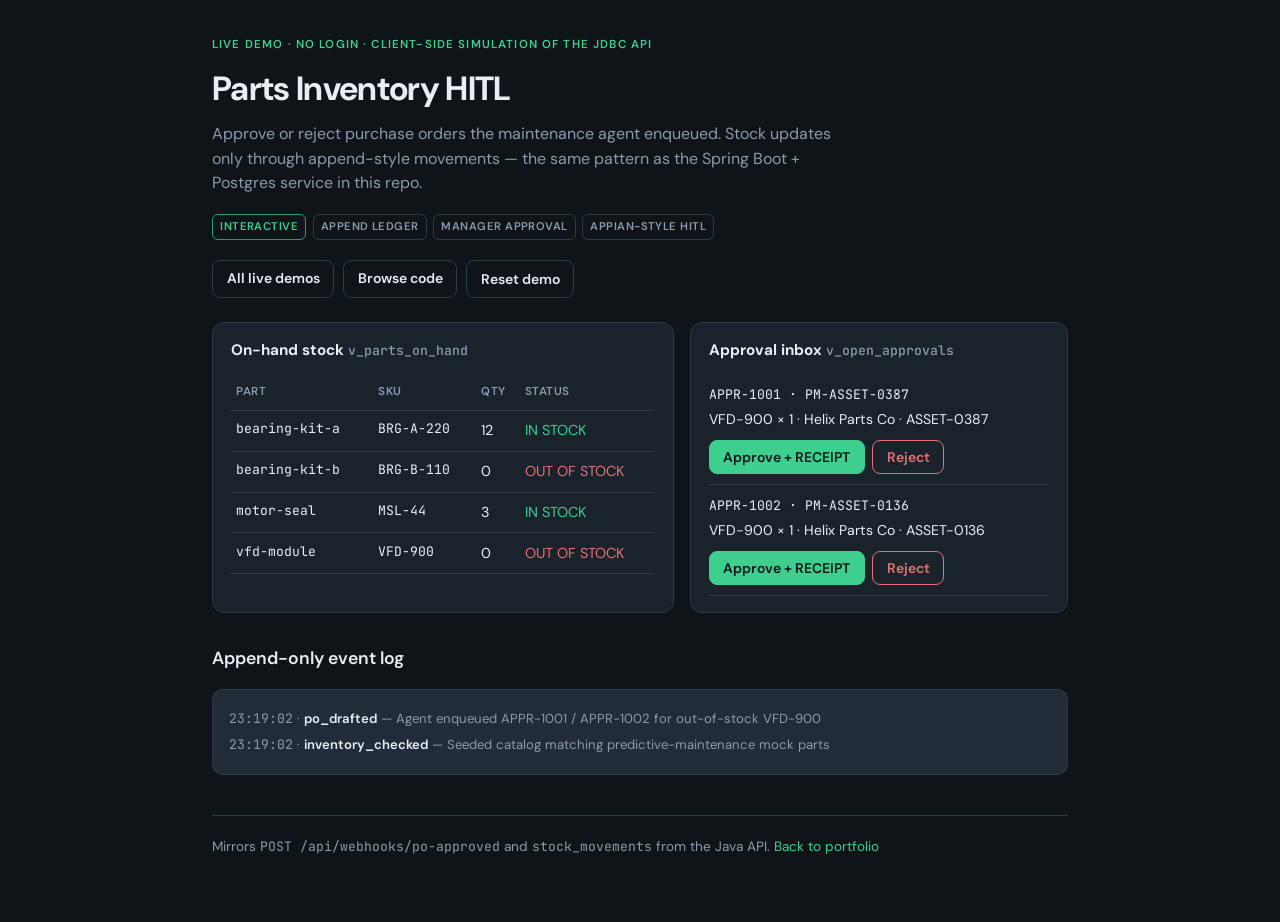
<file: projects/parts-inventory-api/demo/index.html>
<!DOCTYPE html>
<html lang="en">
<head>
  <meta charset="utf-8" />
  <meta name="viewport" content="width=device-width, initial-scale=1" />
  <title>Parts Inventory — HITL live demo</title>
  <meta name="description" content="Interactive recruiter demo: spare-parts stock, append-only movements, and manager approval inbox." />
  <link rel="preconnect" href="https://fonts.googleapis.com" />
  <link rel="preconnect" href="https://fonts.gstatic.com" crossorigin />
  <link href="https://fonts.googleapis.com/css2?family=DM+Sans:ital,opsz,wght@0,9..40,400;0,9..40,600;0,9..40,700;1,9..40,400&family=JetBrains+Mono:wght@400;500&display=swap" rel="stylesheet" />
  <style>
    :root {
      --bg: #0f1419; --surface: #1a222c; --surface-2: #222c38; --border: #2d3a47;
      --text: #e8eef4; --muted: #8b9bab; --accent: #3ecf8e; --accent-dim: #2a9d6c;
      --warn: #e6b84d; --danger: #e57373;
    }
    * { box-sizing: border-box; }
    body {
      margin: 0; min-height: 100vh; font-family: "DM Sans", system-ui, sans-serif;
      background: var(--bg); color: var(--text); line-height: 1.55;
    }
    .wrap { max-width: 56rem; margin: 0 auto; padding: 2.25rem 1.25rem 4rem; }
    a { color: var(--accent); text-decoration: none; }
    a:hover { text-decoration: underline; }
    .mono { font-family: "JetBrains Mono", ui-monospace, monospace; font-size: 0.82rem; }
    .eyebrow {
      font-size: 0.72rem; font-weight: 600; letter-spacing: 0.1em; text-transform: uppercase;
      color: var(--accent); margin: 0 0 0.55rem;
    }
    h1 { font-size: clamp(1.65rem, 4vw, 2.1rem); font-weight: 700; letter-spacing: -0.02em; margin: 0 0 0.45rem; }
    h2 { font-size: 1.1rem; margin: 2rem 0 0.75rem; font-weight: 600; }
    .lede { color: var(--muted); max-width: 40rem; margin: 0 0 1.1rem; }
    .nav { display: flex; flex-wrap: wrap; gap: 0.55rem; margin: 1rem 0 1.5rem; }
    .btn {
      display: inline-flex; align-items: center; padding: 0.45rem 0.85rem; border-radius: 8px;
      font-size: 0.875rem; font-weight: 600; border: 1px solid var(--border); color: var(--text);
      background: transparent; cursor: pointer; font-family: inherit; text-decoration: none;
    }
    .btn:hover { border-color: var(--accent-dim); background: rgba(62, 207, 142, 0.08); text-decoration: none; }
    .btn.primary { background: var(--accent); color: var(--bg); border-color: var(--accent); }
    .btn.danger { border-color: var(--danger); color: var(--danger); }
    .btn:disabled { opacity: 0.45; cursor: not-allowed; }
    .pills { display: flex; flex-wrap: wrap; gap: 0.4rem; margin-bottom: 1.25rem; }
    .pill {
      font-size: 0.7rem; font-weight: 600; letter-spacing: 0.04em; text-transform: uppercase;
      border: 1px solid var(--border); border-radius: 6px; padding: 0.2rem 0.45rem; color: var(--muted);
    }
    .pill.on { color: var(--accent); border-color: var(--accent-dim); }
    .grid2 { display: grid; gap: 1rem; }
    @media (min-width: 720px) { .grid2 { grid-template-columns: 1.1fr 0.9fr; } }
    .panel {
      background: var(--surface); border: 1px solid var(--border); border-radius: 12px; padding: 1rem 1.1rem;
    }
    .panel h3 { margin: 0 0 0.75rem; font-size: 0.95rem; }
    table { width: 100%; border-collapse: collapse; font-size: 0.9rem; }
    th, td { text-align: left; padding: 0.55rem 0.35rem; border-bottom: 1px solid var(--border); vertical-align: top; }
    th { color: var(--muted); font-size: 0.72rem; letter-spacing: 0.04em; text-transform: uppercase; font-weight: 600; }
    .qty { font-variant-numeric: tabular-nums; }
    .ok { color: var(--accent); }
    .bad { color: var(--danger); }
    .log {
      margin-top: 1rem; background: var(--surface-2); border: 1px solid var(--border);
      border-radius: 10px; padding: 0.85rem 1rem; max-height: 11rem; overflow: auto;
    }
    .log p { margin: 0.35rem 0; font-size: 0.82rem; color: var(--muted); }
    .log p strong { color: var(--text); font-weight: 600; }
    .flash { animation: flash 0.7s ease; }
    @keyframes flash { from { background: rgba(62, 207, 142, 0.18); } to { background: transparent; } }
    .empty { color: var(--muted); font-size: 0.9rem; padding: 0.5rem 0; }
    footer { margin-top: 2.5rem; padding-top: 1.25rem; border-top: 1px solid var(--border); color: var(--muted); font-size: 0.85rem; }
  </style>
</head>
<body>
  <div class="wrap">
    <p class="eyebrow">Live demo · no login · client-side simulation of the JDBC API</p>
    <h1>Parts Inventory HITL</h1>
    <p class="lede">Approve or reject purchase orders the maintenance agent enqueued. Stock updates only through append-style movements — the same pattern as the Spring Boot + Postgres service in this repo.</p>
    <div class="pills">
      <span class="pill on">Interactive</span>
      <span class="pill">Append ledger</span>
      <span class="pill">Manager approval</span>
      <span class="pill">Appian-style HITL</span>
    </div>
    <div class="nav">
      <a class="btn" href="../../../demos/">All live demos</a>
      <a class="btn" href="https://github.com/FredZaser1111/Project-Showcase/tree/main/projects/parts-inventory-api">Browse code</a>
      <button class="btn" type="button" id="resetBtn">Reset demo</button>
    </div>

    <div class="grid2">
      <section class="panel">
        <h3>On-hand stock <span class="mono" style="color:var(--muted);font-weight:500;">v_parts_on_hand</span></h3>
        <table>
          <thead><tr><th>Part</th><th>SKU</th><th>Qty</th><th>Status</th></tr></thead>
          <tbody id="stockBody"></tbody>
        </table>
      </section>
      <section class="panel">
        <h3>Approval inbox <span class="mono" style="color:var(--muted);font-weight:500;">v_open_approvals</span></h3>
        <div id="inbox"></div>
      </section>
    </div>

    <h2>Append-only event log</h2>
    <div class="log" id="eventLog" aria-live="polite"></div>

    <footer>
      Mirrors <span class="mono">POST /api/webhooks/po-approved</span> and
      <span class="mono">stock_movements</span> from the Java API.
      <a href="../../../">Back to portfolio</a>
    </footer>
  </div>
  <script>
    const SEED = {
      stock: [
        { part_key: "bearing-kit-a", sku: "BRG-A-220", qty: 12, unit_cost: 480, supplier: "NorthPeak Industrial" },
        { part_key: "bearing-kit-b", sku: "BRG-B-110", qty: 0, unit_cost: 620, supplier: "NorthPeak Industrial" },
        { part_key: "motor-seal", sku: "MSL-44", qty: 3, unit_cost: 95, supplier: "Helix Parts Co" },
        { part_key: "vfd-module", sku: "VFD-900", qty: 0, unit_cost: 2400, supplier: "Helix Parts Co" },
      ],
      approvals: [
        { approval_id: "APPR-1001", case_id: "PM-ASSET-0387", part_key: "vfd-module", sku: "VFD-900", qty: 1, supplier: "Helix Parts Co", asset_id: "ASSET-0387" },
        { approval_id: "APPR-1002", case_id: "PM-ASSET-0136", part_key: "vfd-module", sku: "VFD-900", qty: 1, supplier: "Helix Parts Co", asset_id: "ASSET-0136" },
      ],
    };

    let state = null;
    const stockBody = document.getElementById("stockBody");
    const inbox = document.getElementById("inbox");
    const eventLog = document.getElementById("eventLog");

    function clone(v) { return JSON.parse(JSON.stringify(v)); }

    function log(type, msg) {
      const p = document.createElement("p");
      const t = new Date().toISOString().slice(11, 19);
      p.innerHTML = `<span class="mono">${t}</span> · <strong>${type}</strong> — ${msg}`;
      eventLog.prepend(p);
    }

    function renderStock() {
      stockBody.innerHTML = state.stock.map((s) => {
        const ok = s.qty > 0;
        return `<tr class="flash"><td class="mono">${s.part_key}</td><td class="mono">${s.sku}</td>
          <td class="qty">${s.qty}</td><td class="${ok ? "ok" : "bad"}">${ok ? "IN STOCK" : "OUT OF STOCK"}</td></tr>`;
      }).join("");
    }

    function renderInbox() {
      if (!state.approvals.length) {
        inbox.innerHTML = `<p class="empty">Inbox clear. All POs decided — reset to replay.</p>`;
        return;
      }
      inbox.innerHTML = state.approvals.map((a) => `
        <div style="border-bottom:1px solid var(--border);padding:0.65rem 0;" class="flash">
          <div class="mono" style="margin-bottom:0.25rem;">${a.approval_id} · ${a.case_id}</div>
          <div style="font-size:0.88rem;margin-bottom:0.55rem;">${a.sku} × ${a.qty} · ${a.supplier} · ${a.asset_id}</div>
          <div style="display:flex;gap:0.45rem;flex-wrap:wrap;">
            <button class="btn primary" type="button" data-approve="${a.approval_id}">Approve + RECEIPT</button>
            <button class="btn danger" type="button" data-reject="${a.approval_id}">Reject</button>
          </div>
        </div>
      `).join("");
      inbox.querySelectorAll("[data-approve]").forEach((btn) => {
        btn.addEventListener("click", () => decide(btn.getAttribute("data-approve"), true));
      });
      inbox.querySelectorAll("[data-reject]").forEach((btn) => {
        btn.addEventListener("click", () => decide(btn.getAttribute("data-reject"), false));
      });
    }

    function decide(approvalId, approved) {
      const idx = state.approvals.findIndex((a) => a.approval_id === approvalId);
      if (idx < 0) return;
      const a = state.approvals[idx];
      state.approvals.splice(idx, 1);
      if (approved) {
        const part = state.stock.find((s) => s.part_key === a.part_key);
        if (part) part.qty += a.qty;
        log("po_approved + RECEIPT", `${approvalId} received ${a.qty} × ${a.sku} (append movement, balance ${part ? part.qty : "?"})`);
      } else {
        log("po_rejected", `${approvalId} closed without stock change`);
      }
      renderStock();
      renderInbox();
    }

    function reset() {
      state = clone(SEED);
      eventLog.innerHTML = "";
      log("inventory_checked", "Seeded catalog matching predictive-maintenance mock parts");
      log("po_drafted", "Agent enqueued APPR-1001 / APPR-1002 for out-of-stock VFD-900");
      renderStock();
      renderInbox();
    }

    document.getElementById("resetBtn").addEventListener("click", reset);
    reset();
  </script>
</body>
</html>
</file>
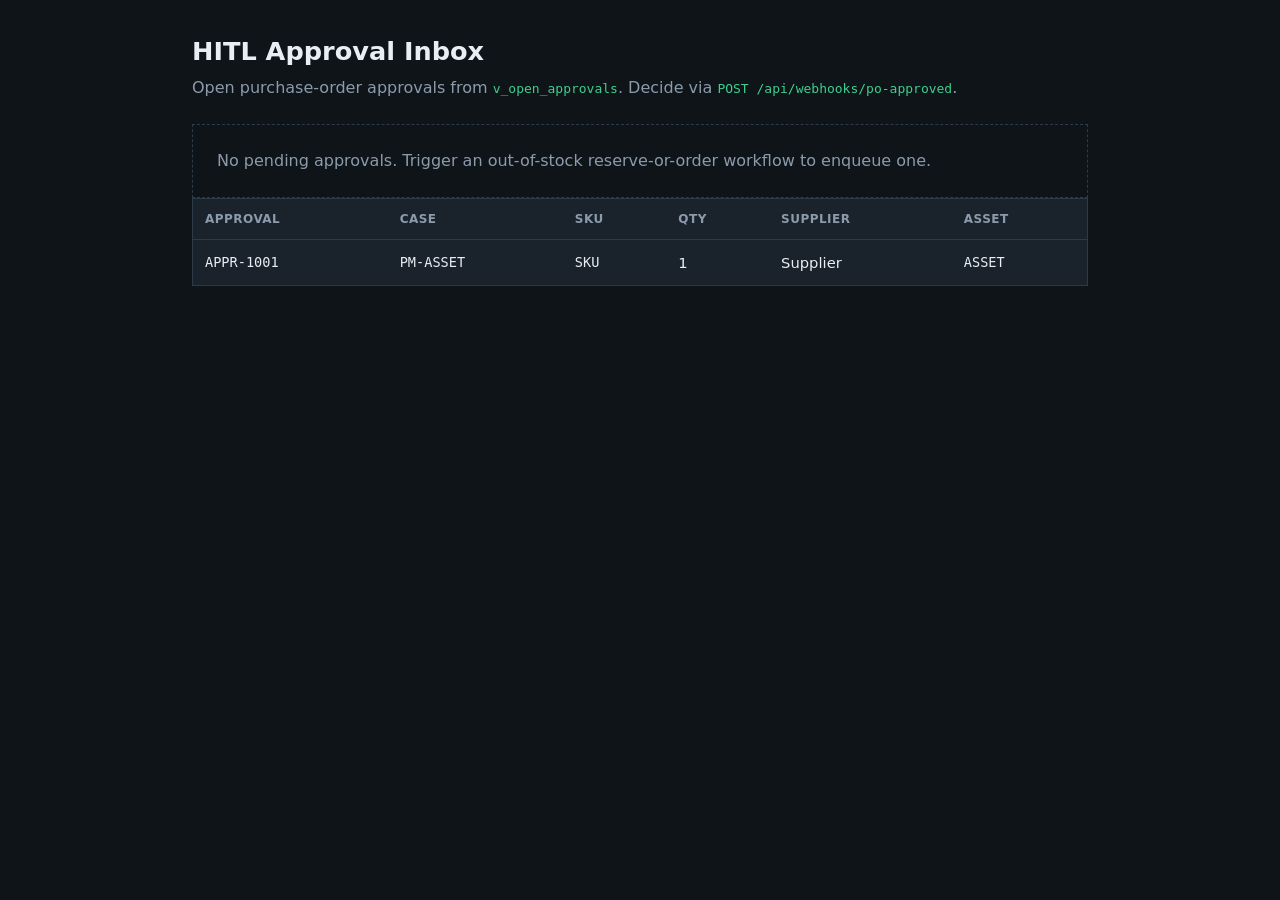
<file: projects/parts-inventory-api/src/main/resources/templates/inbox.html>
<!DOCTYPE html>
<html lang="en" xmlns:th="http://www.thymeleaf.org">
<head>
  <meta charset="utf-8" />
  <meta name="viewport" content="width=device-width, initial-scale=1" />
  <title th:text="${title}">HITL Approval Inbox</title>
  <style>
    :root {
      --bg: #0f1419;
      --surface: #1a222c;
      --border: #2d3a47;
      --text: #e8eef4;
      --muted: #8b9bab;
      --accent: #3ecf8e;
    }
    body {
      margin: 0;
      font-family: "Segoe UI", system-ui, sans-serif;
      background: var(--bg);
      color: var(--text);
      line-height: 1.5;
    }
    .wrap { max-width: 56rem; margin: 0 auto; padding: 2rem 1.25rem 3rem; }
    h1 { font-size: 1.6rem; margin: 0 0 0.35rem; }
    .lede { color: var(--muted); margin: 0 0 1.5rem; }
    table { width: 100%; border-collapse: collapse; background: var(--surface); border: 1px solid var(--border); }
    th, td { text-align: left; padding: 0.7rem 0.75rem; border-bottom: 1px solid var(--border); font-size: 0.92rem; }
    th { color: var(--muted); font-weight: 600; font-size: 0.75rem; letter-spacing: 0.04em; text-transform: uppercase; }
    .mono { font-family: ui-monospace, Consolas, monospace; font-size: 0.85rem; }
    .empty { color: var(--muted); padding: 1.5rem; border: 1px dashed var(--border); }
    code { color: var(--accent); }
  </style>
</head>
<body>
  <div class="wrap">
    <h1>HITL Approval Inbox</h1>
    <p class="lede">
      Open purchase-order approvals from <code>v_open_approvals</code>.
      Decide via <code>POST /api/webhooks/po-approved</code>.
    </p>

    <div th:if="${#lists.isEmpty(approvals)}" class="empty">
      No pending approvals. Trigger an out-of-stock reserve-or-order workflow to enqueue one.
    </div>

    <table th:if="${!#lists.isEmpty(approvals)}">
      <thead>
        <tr>
          <th>Approval</th>
          <th>Case</th>
          <th>SKU</th>
          <th>Qty</th>
          <th>Supplier</th>
          <th>Asset</th>
        </tr>
      </thead>
      <tbody>
        <tr th:each="a : ${approvals}">
          <td class="mono" th:text="${a.approvalId}">APPR-1001</td>
          <td class="mono" th:text="${a.caseId}">PM-ASSET</td>
          <td class="mono" th:text="${a.sku}">SKU</td>
          <td th:text="${a.qty}">1</td>
          <td th:text="${a.supplier}">Supplier</td>
          <td class="mono" th:text="${a.assetId}">ASSET</td>
        </tr>
      </tbody>
    </table>
  </div>
</body>
</html>
</file>
